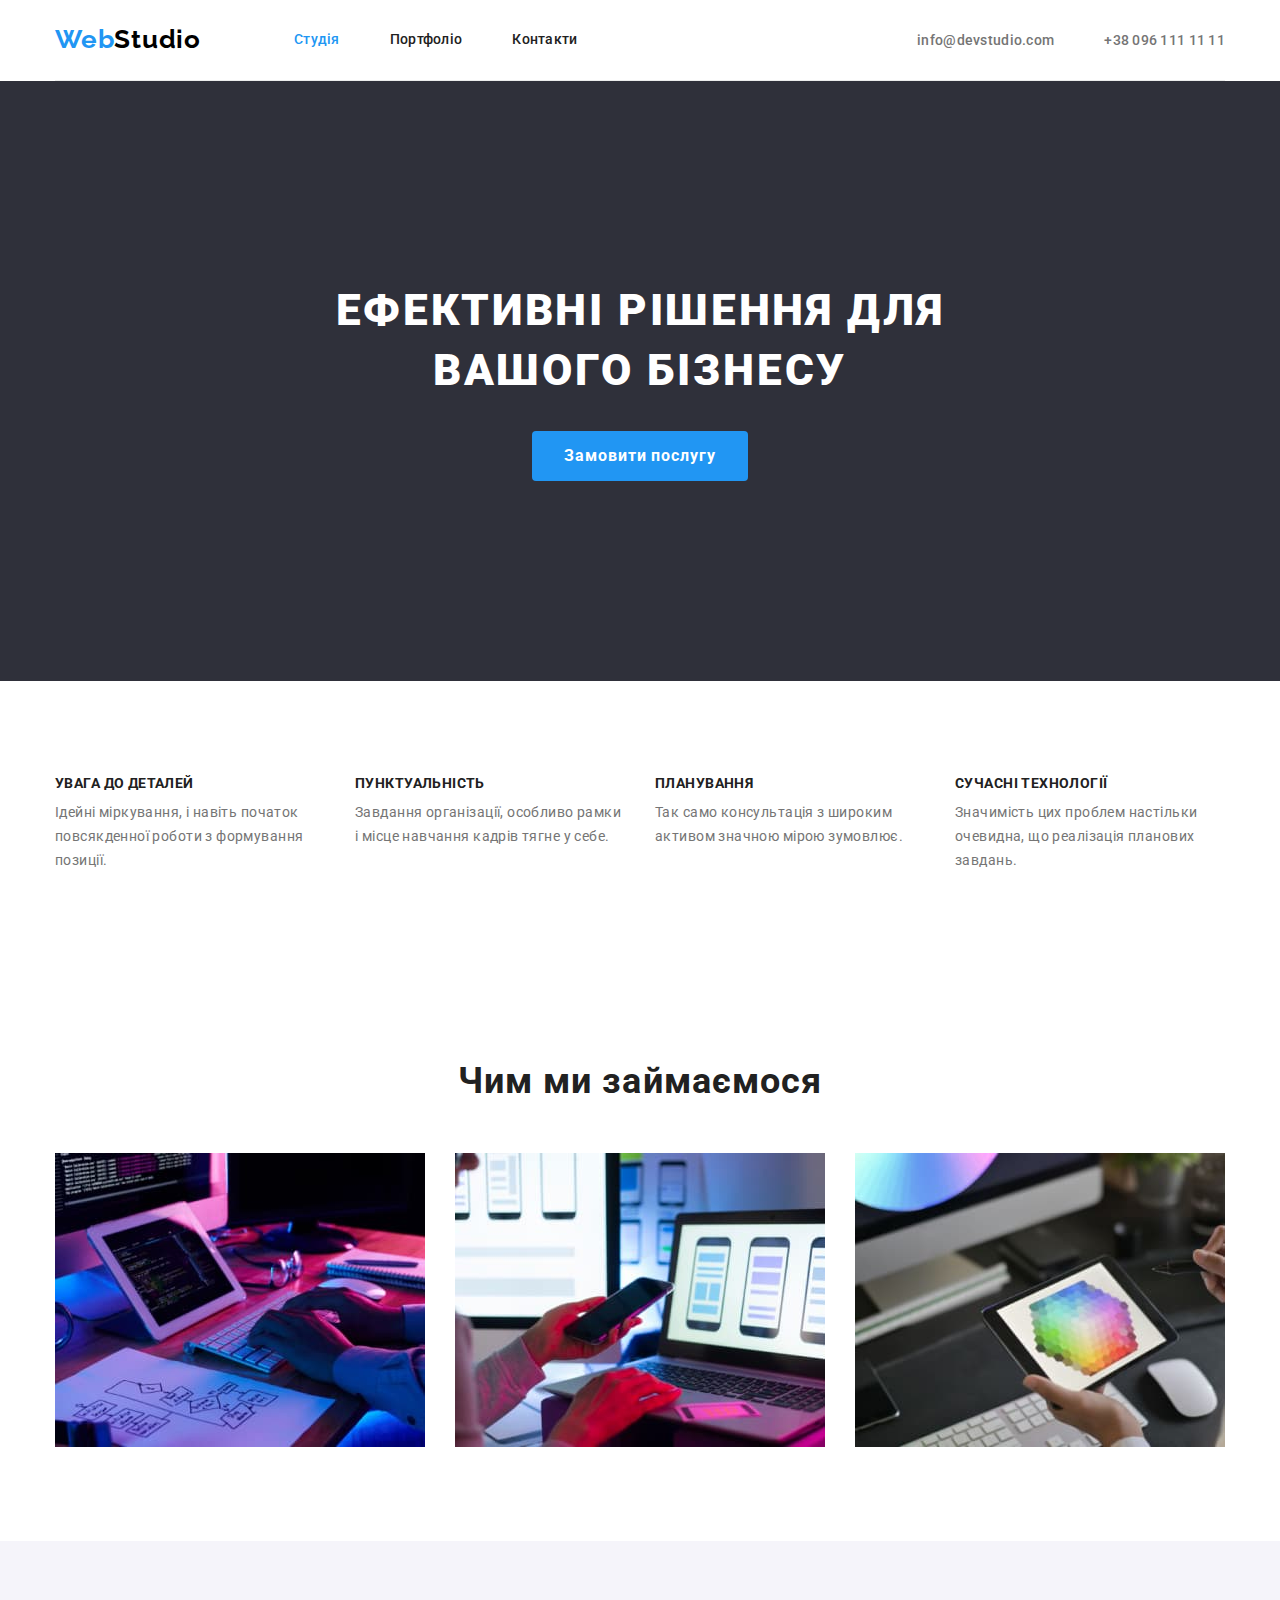
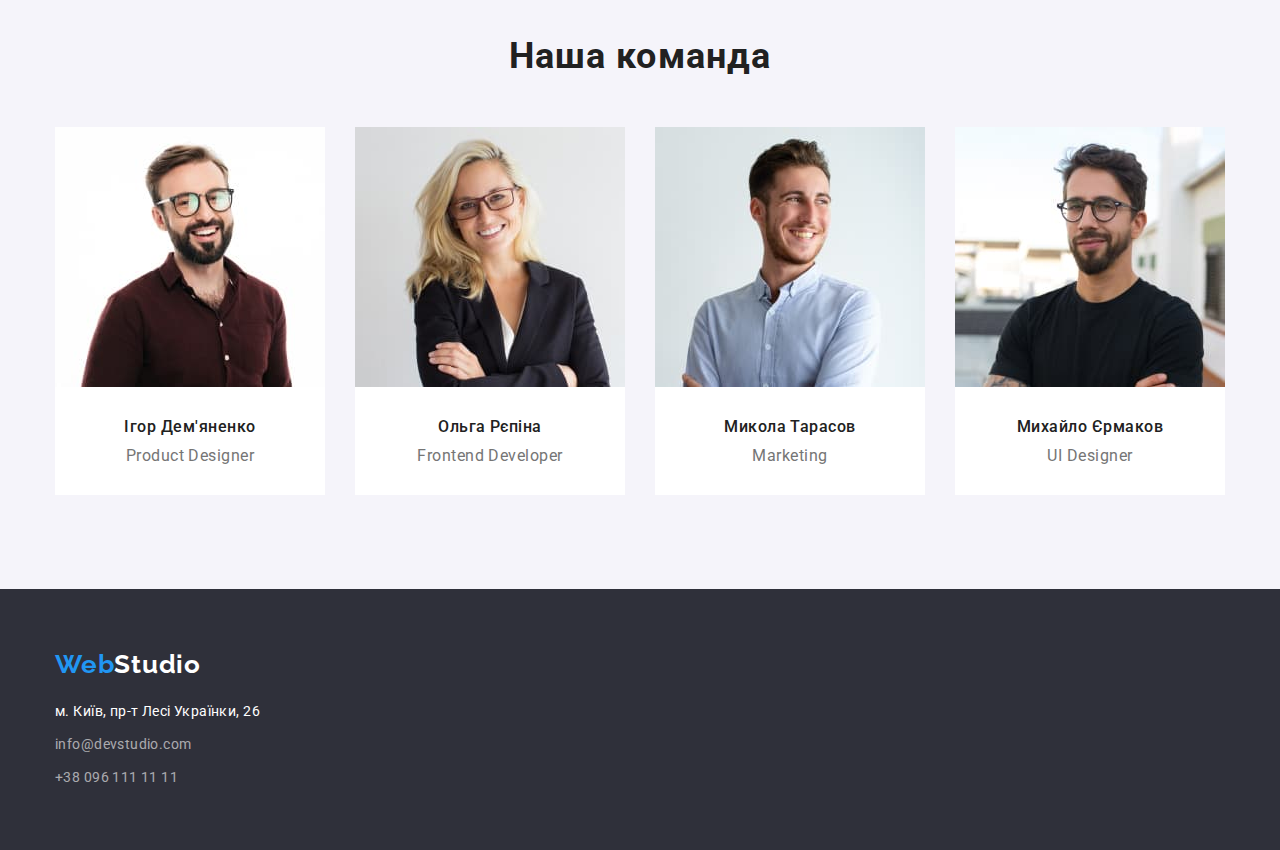
<file: index.html>
<!DOCTYPE html>
<html lang="uk">
  <head>
    <meta charset="UTF-8" />
    <meta http-equiv="X-UA-Compatible" content="IE=edge" />
    <meta name="viewport" content="width=device-width, initial-scale=1.0" />
    <title>Document</title>
    <link
      href="https://fonts.googleapis.com/css2?family=Raleway:wght@700&family=Roboto:wght@400;500;700;900&display=swap"
      rel="stylesheet"
    />
    <link
      rel="stylesheet"
      href="https://cdnjs.cloudflare.com/ajax/libs/modern-normalize/1.1.0/modern-normalize.min.css"
    />
    <link rel="stylesheet" href="./css/styles.css" />
  </head>
  <body>
    <!-- Хедер -->

    <header>
      <div class="container">
        <div class="heder-container">
          <nav class="heder-nav">
            <a href="./index.html" class="logo">
              Web<span class="logo-title-black">Studio</span>
            </a>
            <ul class="site-nav list">
              <li class="item">
                <a href="./index.html" class="linc current">Студія</a>
              </li>
              <li class="item">
                <a href="./portfolio.html" class="linc">Портфоліо</a>
              </li>
              <li class="item">
                <a href="#" class="linc">Контакти</a>
              </li>
            </ul>
          </nav>
          <ul class="contact-nav list">
            <li class="item">
              <a href="mailto:info@devstudio.com " class="contact"
                >info@devstudio.com</a
              >
            </li>
            <li class="item">
              <a href="tel:+380961111111" class="contact">+38 096 111 11 11</a>
            </li>
          </ul>
        </div>
      </div>
    </header>
    <main>
      <!--Герой-->

      <section class="hero">
        <div class="container">
          <h1 class="hero-title">Ефективні рішення для вашого бізнесу</h1>

          <button class="hero-button" type="button">Замовити послугу</button>
        </div>
      </section>

      <!--Наші особливості-->

      <section class="section">
        <div class="container">
          <h2 class="visually-hidden">Наші особливості</h2>

          <ul class="features list">
            <li class="item">
              <h3 class="element-title">Увага до деталей</h3>
              <p class="text">
                Ідейні міркування, і навіть початок повсякденної роботи з
                формування позиції.
              </p>
            </li>

            <li class="item">
              <h3 class="element-title">Пунктуальність</h3>
              <p class="text">
                Завдання організації, особливо рамки і місце навчання кадрів
                тягне у себе.
              </p>
            </li>

            <li class="item">
              <h3 class="element-title">Планування</h3>
              <p class="text">
                Так само консультація з широким активом значною мірою зумовлює.
              </p>
            </li>
            <li class="item">
              <h3 class="element-title">Сучасні технології</h3>
              <p class="text">
                Значимість цих проблем настільки очевидна, що реалізація
                планових завдань.
              </p>
            </li>
          </ul>
        </div>
      </section>

      <!--Чим ми займаємося-->

      <section class="section">
        <div class="container">
          <h2 class="section-title">Чим ми займаємося</h2>

          <ul class="list trade">
            <li class="item">
              <img
                src="./images/3-1.jpg"
                alt="Людина працює за комп'ютером"
                width="370"
              />
            </li>
            <li class="item">
              <img
                src="./images/3-2.jpg"
                alt="Людина працює зі смартфоном"
                width="370"
              />
            </li>
            <li class="item">
              <img
                src="./images/3-3.jpg"
                alt="Людина працює на планшеті"
                width="370"
              />
            </li>
          </ul>
        </div>
      </section>

      <!--Наша команда-->

      <section class="section team">
        <div class="container">
          <h2 class="section-title">Наша команда</h2>
          <ul class="members list">
            <li class="fon-tim">
              <img
                src="./images/4-1.jpg"
                alt="Чоловік у червоній сорочці"
                width="270"
              />
              <div class="info-tim">
                <h3 class="title-tim">Ігор Дем'яненко</h3>
                <p class="text-tim">Product Designer</p>
              </div>
            </li>
            <li class="fon-tim">
              <img src="./images/4-2.jpg" alt="Ефектна блондинка" width="270" />
              <div class="info-tim">
                <h3 class="title-tim">Ольга Рєпіна</h3>
                <p class="text-tim">Frontend Developer</p>
              </div>
            </li>
            <li class="fon-tim">
              <img
                src="./images/4-3.jpg"
                alt="Чоловік у білій сорочці"
                width="270"
              />
              <div class="info-tim">
                <h3 class="title-tim">Микола Тарасов</h3>
                <p class="text-tim">Marketing</p>
              </div>
            </li>
            <li class="fon-tim">
              <img
                src="./images/4-4.jpg"
                alt="Чоловік у чорній футболці"
                width="270"
              />
              <div class="info-tim">
                <h3 class="title-tim">Михайло Єрмаков</h3>
                <p class="text-tim">UI Designer</p>
              </div>
            </li>
          </ul>
        </div>
      </section>
    </main>
    <footer class="footer">
      <div class="container">
        <div class="logo-footer">
          <a href="./index.html" class="logo"
            >Web<span class="title-logo-light">Studio</span>
          </a>
        </div>

        <address class="adress-nav">
          <ul class="list footer-adress">
            <li class="item">
              <a
                href="https://goo.gl/maps/hLnJLnm5KdbcXGnV6"
                target="_blank"
                rel="noopener noreferrer nofollow"
                class="adress map"
                >м. Київ, пр-т Лесі Українки, 26</a
              >
            </li>
            <li class="item">
              <a href="mailto:info@devstudio.com " class="adress"
                >info@devstudio.com</a
              >
            </li>
            <li class="item">
              <a href="tel:+380961111111" class="adress">+38 096 111 11 11</a>
            </li>
          </ul>
        </address>
      </div>
    </footer>
  </body>
</html>
</file>
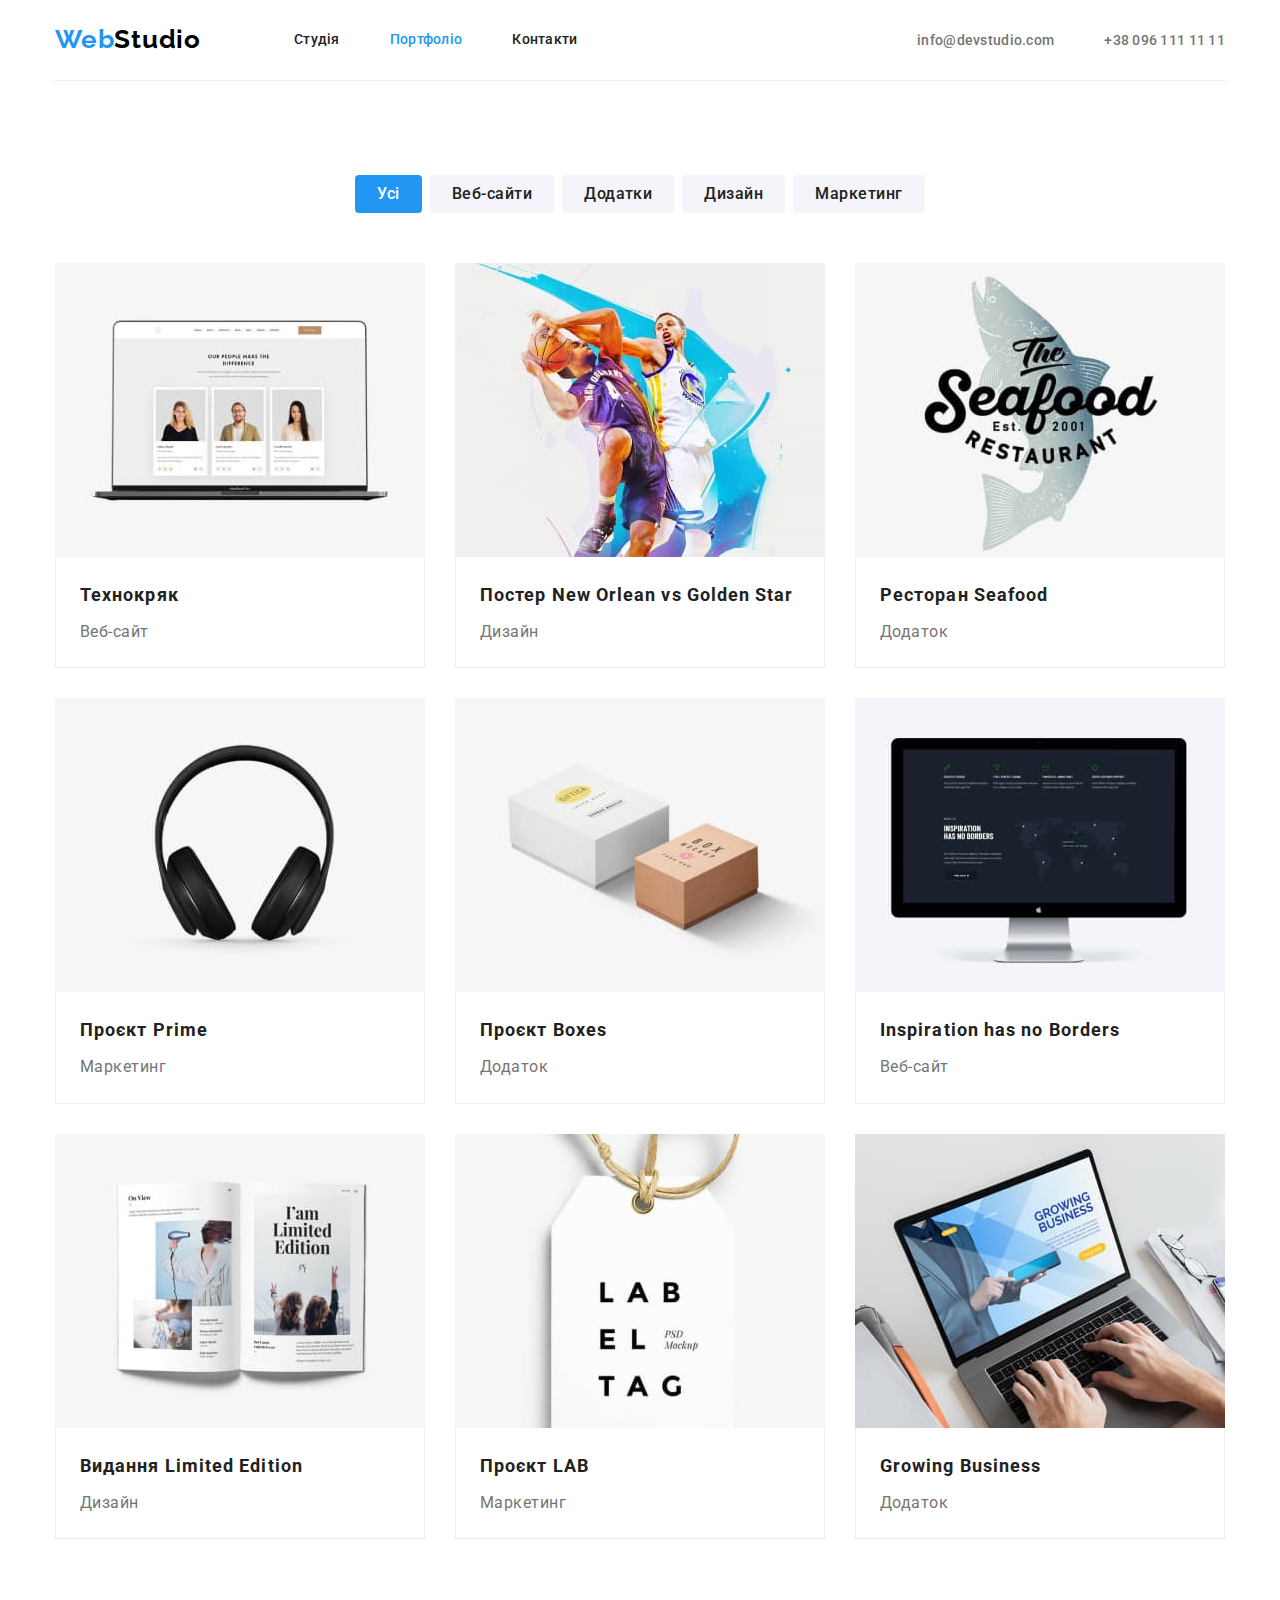
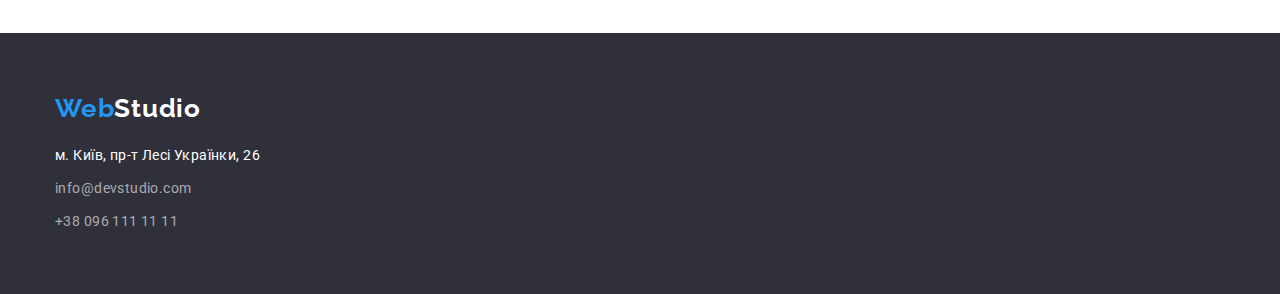
<file: portfolio.html>
<!DOCTYPE html>
<html lang="uk">
  <head>
    <meta charset="UTF-8" />
    <meta http-equiv="X-UA-Compatible" content="IE=edge" />
    <meta name="viewport" content="width=device-width, initial-scale=1.0" />
    <title>Document</title>
    <link
      href="https://fonts.googleapis.com/css2?family=Raleway:wght@700&family=Roboto:wght@400;500;700;900&display=swap"
      rel="stylesheet"
    />
    <link
      rel="stylesheet"
      href="https://cdnjs.cloudflare.com/ajax/libs/modern-normalize/1.1.0/modern-normalize.min.css"
    />
    <link rel="stylesheet" href="./css/styles.css" />
  </head>

  <body>
    <header>
      <div class="container">
        <div class="heder-container">
          <nav class="heder-nav">
            <a href="./index.html" class="logo">
              Web<span class="logo-title-black">Studio</span>
            </a>
            <ul class="site-nav list">
              <li class="item">
                <a href="./index.html" class="linc">Студія</a>
              </li>
              <li class="item">
                <a href="./portfolio.html" class="linc current">Портфоліо</a>
              </li>
              <li class="item">
                <a href="#" class="linc">Контакти</a>
              </li>
            </ul>
          </nav>
          <ul class="contact-nav list">
            <li class="item">
              <a href="mailto:info@devstudio.com " class="contact"
                >info@devstudio.com</a
              >
            </li>
            <li class="item">
              <a href="tel:+380961111111" class="contact">+38 096 111 11 11</a>
            </li>
          </ul>
        </div>
      </div>
    </header>
    <main>
      <!--Наші роботи-->
      <section class="section">
        <div class="container">
          <h1 class="visually-hidden">Наші роботи</h1>
          <ul class="filter list">
            <li class="item">
              <button class="filter-button current" type="button">Усі</button>
            </li>
            <li class="item">
              <button class="filter-button" type="button">Веб-сайти</button>
            </li>
            <li class="item">
              <button class="filter-button" type="button">Додатки</button>
            </li>
            <li class="item">
              <button class="filter-button" type="button">Дизайн</button>
            </li>
            <li class="item">
              <button class="filter-button" type="button">Маркетинг</button>
            </li>
          </ul>

          <ul class="works-nav list">
            <li class="item">
              <img
                src="./images/portfolio-1.jpg"
                alt="Ноутбук з відкритим
              сайтом"
                width="370"
              />
              <div class="work-info">
                <h2 class="works-title">Технокряк</h2>
                <p class="works-text">Веб-сайт</p>
              </div>
            </li>
            <li class="item">
              <img
                src="./images/portfolio-2.jpg"
                alt="Гра в баскетбол"
                width="370"
              />

              <div class="work-info">
                <h2 class="works-title">Постер New Orlean vs Golden Star</h2>
                <p class="works-text">Дизайн</p>
              </div>
            </li>

            <li class="item">
              <img
                src="./images/portfolio-3.jpg"
                alt="Емблема ресторану"
                width="370"
              />

              <div class="work-info">
                <h2 class="works-title">Ресторан Seafood</h2>
                <p class="works-text">Додаток</p>
              </div>
            </li>
            <li class="item">
              <img src="./images/portfolio-4.jpg" alt="Навушники" width="370" />
              <div class="work-info">
                <h2 class="works-title">Проєкт Prime</h2>
                <p class="works-text">Маркетинг</p>
              </div>
            </li>
            <li class="item">
              <img
                src="./images/portfolio-5.jpg"
                alt="Дві коробки"
                width="370"
              />
              <div class="work-info">
                <h2 class="works-title">Проєкт Boxes</h2>
                <p class="works-text">Додаток</p>
              </div>
            </li>
            <li class="item">
              <img
                src="./images/portfolio-6.jpg"
                alt="Монітор з відкритим
              сайтом"
                width="370"
              />
              <div class="work-info">
                <h2 class="works-title">Inspiration has no Borders</h2>
                <p class="works-text">Веб-сайт</p>
              </div>
            </li>
            <li class="item">
              <img
                src="./images/portfolio-7.jpg"
                alt="Відкрита книга"
                width="370"
              />
              <div class="work-info">
                <h2 class="works-title">Видання Limited Edition</h2>
                <p class="works-text">Дизайн</p>
              </div>
            </li>
            <li class="item">
              <img
                src="./images/portfolio-8.jpg"
                alt="Бірка з логотипом
              проєкту"
                width="370"
              />
              <div class="work-info">
                <h2 class="works-title">Проєкт LAB</h2>
                <p class="works-text">Маркетинг</p>
              </div>
            </li>
            <li class="item">
              <img
                src="./images/portfolio-9.jpg"
                alt="Людина працює на
              ноутбуці"
                width="370"
              />
              <div class="work-info">
                <h2 class="works-title">Growing Business</h2>
                <p class="works-text">Додаток</p>
              </div>
            </li>
          </ul>
        </div>
      </section>
    </main>
    <footer class="footer">
      <div class="container">
        <div class="logo-footer">
          <a href="./index.html" class="logo"
            >Web<span class="title-logo-light">Studio</span>
          </a>
        </div>

        <address class="adress-nav">
          <ul class="list footer-adress">
            <li class="item">
              <a
                href="https://goo.gl/maps/hLnJLnm5KdbcXGnV6"
                target="_blank"
                rel="noopener noreferrer nofollow"
                class="adress map"
                >м. Київ, пр-т Лесі Українки, 26</a
              >
            </li>
            <li class="item">
              <a href="mailto:info@devstudio.com " class="adress"
                >info@devstudio.com</a
              >
            </li>
            <li class="item">
              <a href="tel:+380961111111" class="adress">+38 096 111 11 11</a>
            </li>
          </ul>
        </address>
      </div>
    </footer>
  </body>
</html>
</file>
<file: css/styles.css>
/* Основний колір тексту #757575 */
/* Другорядний колір тексту #212121 */
/* Білий #FFFFFF*/
/* Чорний #000000/
/* Синій #2196F3 */
/* Акцент #2196F3*/
/* Колір фону героя #2F303A  */
/* Другорядний колір фону #F5F4FA  */

html {
  box-sizing: border-box;
}

*,
*::before,
*::after {
  box-sizing: inherit;
}

:root {
  --primary-text-color: #757575;
  --secondary-text-color: #212121;
  --accent: #2196f3;
  --hero-background-color: #2f303a;
  --secondary-background-color: #f5f4fa;
  --white-color: #ffffff;
  --black-color: #000000;
  --bhero-button-active: #188ce8;
}

body {
  color: var(--primary-text-color);
  background-color: var(--white-color);
  font-family: Roboto, sans-serif;
}

.container {
  /* outline: 2px solid red; */
  width: 100%;
  max-width: 1200px;
  margin-left: auto;
  margin-right: auto;
  padding-right: 15px;
  padding-left: 15px;
}

.section {
  padding: 94px 0;
  /* background-color: gold; */
}

/* Утиліти */

h1,
h2,
h3,
h4,
h5,
h6,
p,
ul {
  margin-top: 0;
  margin-bottom: 0;
  padding: 0;
}

.list {
  list-style: none;
}

img {
  display: block;
  max-width: 100%;
  height: auto;
}

/* Хедер */

.heder-container {
  display: flex;
  align-items: center;
  justify-content: space-between;
  border-bottom: 1px solid #ececec;
}

.heder-nav {
  display: flex;
  align-items: center;
}

.logo,
.logo-footer {
  color: var(--accent);
  font-family: Raleway, sans-serif;
  font-weight: 700;
  font-size: 26px;
  line-height: 1.2;
  letter-spacing: 0.03em;
  text-decoration: none;
}

.logo-title-black {
  color: var(--black-color);
}

.site-nav {
  display: flex;
  margin-left: 93px;
}

.site-nav .item:not(:last-child) {
  margin-right: 50px;
}

.site-nav .linc {
  display: block;
  padding-bottom: 32px;
  padding-top: 32px;

  color: var(--secondary-text-color);
  font-weight: 500;
  font-size: 14px;
  line-height: 1.14;
  letter-spacing: 0.02em;
  text-decoration: none;
}

.site-nav .linc:hover,
.site-nav .linc:focus {
  color: var(--accent);
}

.site-nav .linc.current {
  color: var(--accent);
}

.contact-nav {
  display: flex;
}

.contact-nav .item:not(:last-child) {
  margin-right: 50px;
}

.contact-nav .contact {
  padding-bottom: 32px;
  padding-top: 32px;
  color: var(--primary-text-color);
  font-weight: 500;
  font-size: 14px;
  line-height: 1.14;
  letter-spacing: 0.02em;
  text-decoration: none;
}

.contact-nav .contact:hover,
.contact-nav .contact:focus {
  color: var(--accent);
}

/* Герой */

.hero {
  color: var(--white-color);
  background-color: var(--hero-background-color);
  text-align: center;
}

.hero-button {
  margin-left: auto;
  margin-right: auto;
  border: 0;
  border-radius: 4px;
  padding: 10px 32px;
  margin-bottom: 200px;
  color: var(--white-color);
  background-color: var(--accent);
  cursor: pointer;
  font-family: inherit;
  font-weight: 700;
  font-size: 16px;
  line-height: 1.88;
  letter-spacing: 0.06em;
}

.hero-title {
  /* text-align: center; */
  margin-left: auto;
  margin-right: auto;
  width: 696px;
  padding-top: 200px;
  margin-bottom: 30px;
  font-weight: 900;
  font-size: 44px;
  line-height: 1.36;
  letter-spacing: 0.06em;
  text-transform: uppercase;
}

.hero-button:hover,
.hero-button:focus {
  background-color: var(--bhero-button-active);
}

/* Наші особливості */

.section-title {
  margin-bottom: 50px;
  color: var(--secondary-text-color);
  font-weight: 700;
  font-size: 36px;
  line-height: 1.17;
  letter-spacing: 0.03em;
}

.visually-hidden {
  position: absolute;
  white-space: nowrap;
  width: 1px;
  height: 1px;
  overflow: hidden;
  border: 0;
  padding: 0;
  clip: rect(0 0 0 0);
  clip-path: inset(50%);
  margin: -1px;
}

.element-title {
  margin-bottom: 10px;
  color: var(--secondary-text-color);
  font-size: 14px;
  line-height: 1.17;
  letter-spacing: 0.03em;
  text-transform: uppercase;
}

.section .text {
  font-size: 14px;
  line-height: 1.7;
  letter-spacing: 0.03em;
}

.features {
  display: flex;
}
.features .item:not(:last-child) {
  margin-right: 30px;
}
.features .item {
  width: 270px;
}
/* Чим ми займаємося */
.section-title {
  text-align: center;
}
.trade {
  display: flex;
}

.trade .item:not(:last-child) {
  margin-right: 30px;
}
.trade .item {
  width: 370px;
}

/* Наша команда */

.team {
  background-color: var(--secondary-background-color);
}

.fon-tim {
  width: 270px;
  background: var(--white-color);
}

.title-tim {
  margin-bottom: 10px;
  color: var(--secondary-text-color);
  font-weight: 500;
  font-size: 16px;
  line-height: 1.19;
  letter-spacing: 0.03em;
}

.text-tim {
  font-size: 16px;
  line-height: 1.19;
  letter-spacing: 0.03em;
}

.info-tim {
  padding-top: 30px;
  padding-bottom: 30px;
  padding-right: 0;
  padding-left: 0;
}
.info-tim .text-tim {
  text-align: center;
}

.info-tim .title-tim {
  text-align: center;
}
.members {
  display: flex;
}
.members .fon-tim:not(:last-child) {
  margin-right: 30px;
}

/* Нащі роботи */

.filter {
  display: flex;
  justify-content: center;
  margin-bottom: 50px;
}

.filter .item:not(:last-child) {
  margin-right: 8px;
}

.filter-button {
  border: 0;
  border-radius: 4px;
  padding: 6px 22px;
  cursor: pointer;
  color: var(--secondary-text-color);
  background-color: var(--secondary-background-color);
  font-family: inherit;
  font-weight: 500;
  font-size: 16px;
  line-height: 1.63;
  letter-spacing: 0.03em;
}

.filter-button:hover,
.filter-button:focus {
  color: var(--white-color);
  background-color: var(--accent);
}

.filter-button.current {
  color: var(--white-color);
  background-color: var(--accent);
}

.works-nav {
  display: flex;
  flex-wrap: wrap;
}

.works-nav .item {
  width: 370px;
  margin-right: 30px;
  margin-bottom: 30px;
}
.works-nav .item:nth-child(3n) {
  margin-right: 0;
}

.works-nav .item:nth-last-child(-n + 3) {
  margin-bottom: 0;
}

.works-title {
  margin-bottom: 4px;
  color: var(--secondary-text-color);
  font-size: 18px;
  line-height: 2;
  letter-spacing: 0.06em;
}

.works-text {
  font-size: 16px;
  line-height: 1.9;
  letter-spacing: 0.03em;
}

.work-info {
  border-right: 1px solid #eeeeee;
  border-left: 1px solid #eeeeee;
  border-bottom: 1px solid #eeeeee;
  padding: 20px 24px;
}

/* Футер */

.footer {
  background-color: var(--hero-background-color);
}

.title-logo-light {
  color: var(--white-color);
}

.adress-nav {
  font-style: normal;
  font-weight: 400;
  font-size: 14px;
  line-height: 1.71;
  letter-spacing: 0.03em;
}

.adress-nav .adress {
  color: rgba(255, 255, 255, 0.6);
  text-decoration: none;
}

.adress-nav .adress:hover,
.adress-nav .adress:focus {
  color: var(--accent);
}

.adress-nav .map {
  color: var(--white-color);
  text-decoration: none;
}

.logo-footer {
  width: 145px;
  margin-bottom: 20px;
  margin-right: 0;
  padding-top: 60px;
}
.footer-adress .item:not(:last-child) {
  margin-bottom: 9px;
}
.adress-nav {
  padding-bottom: 60px;
}

.footer-adress .item {
  width: 231px;
}
</file>
